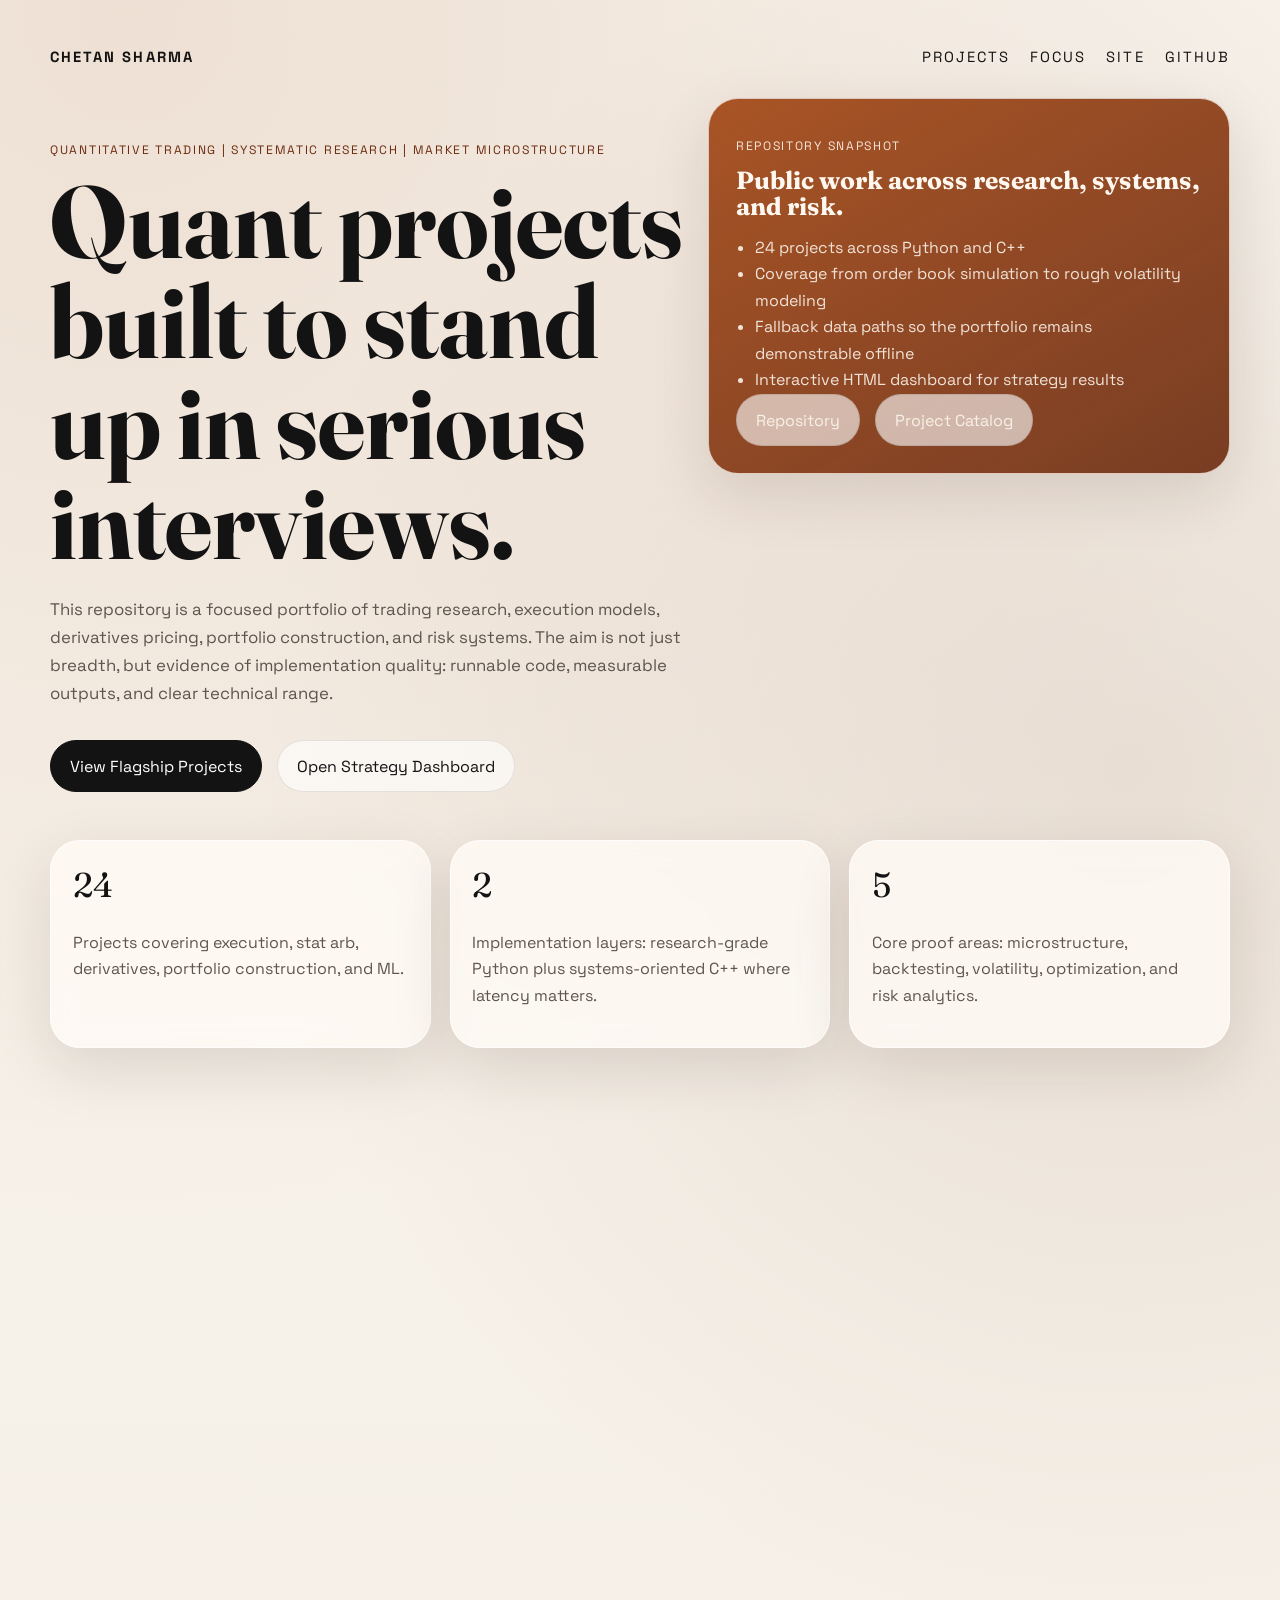
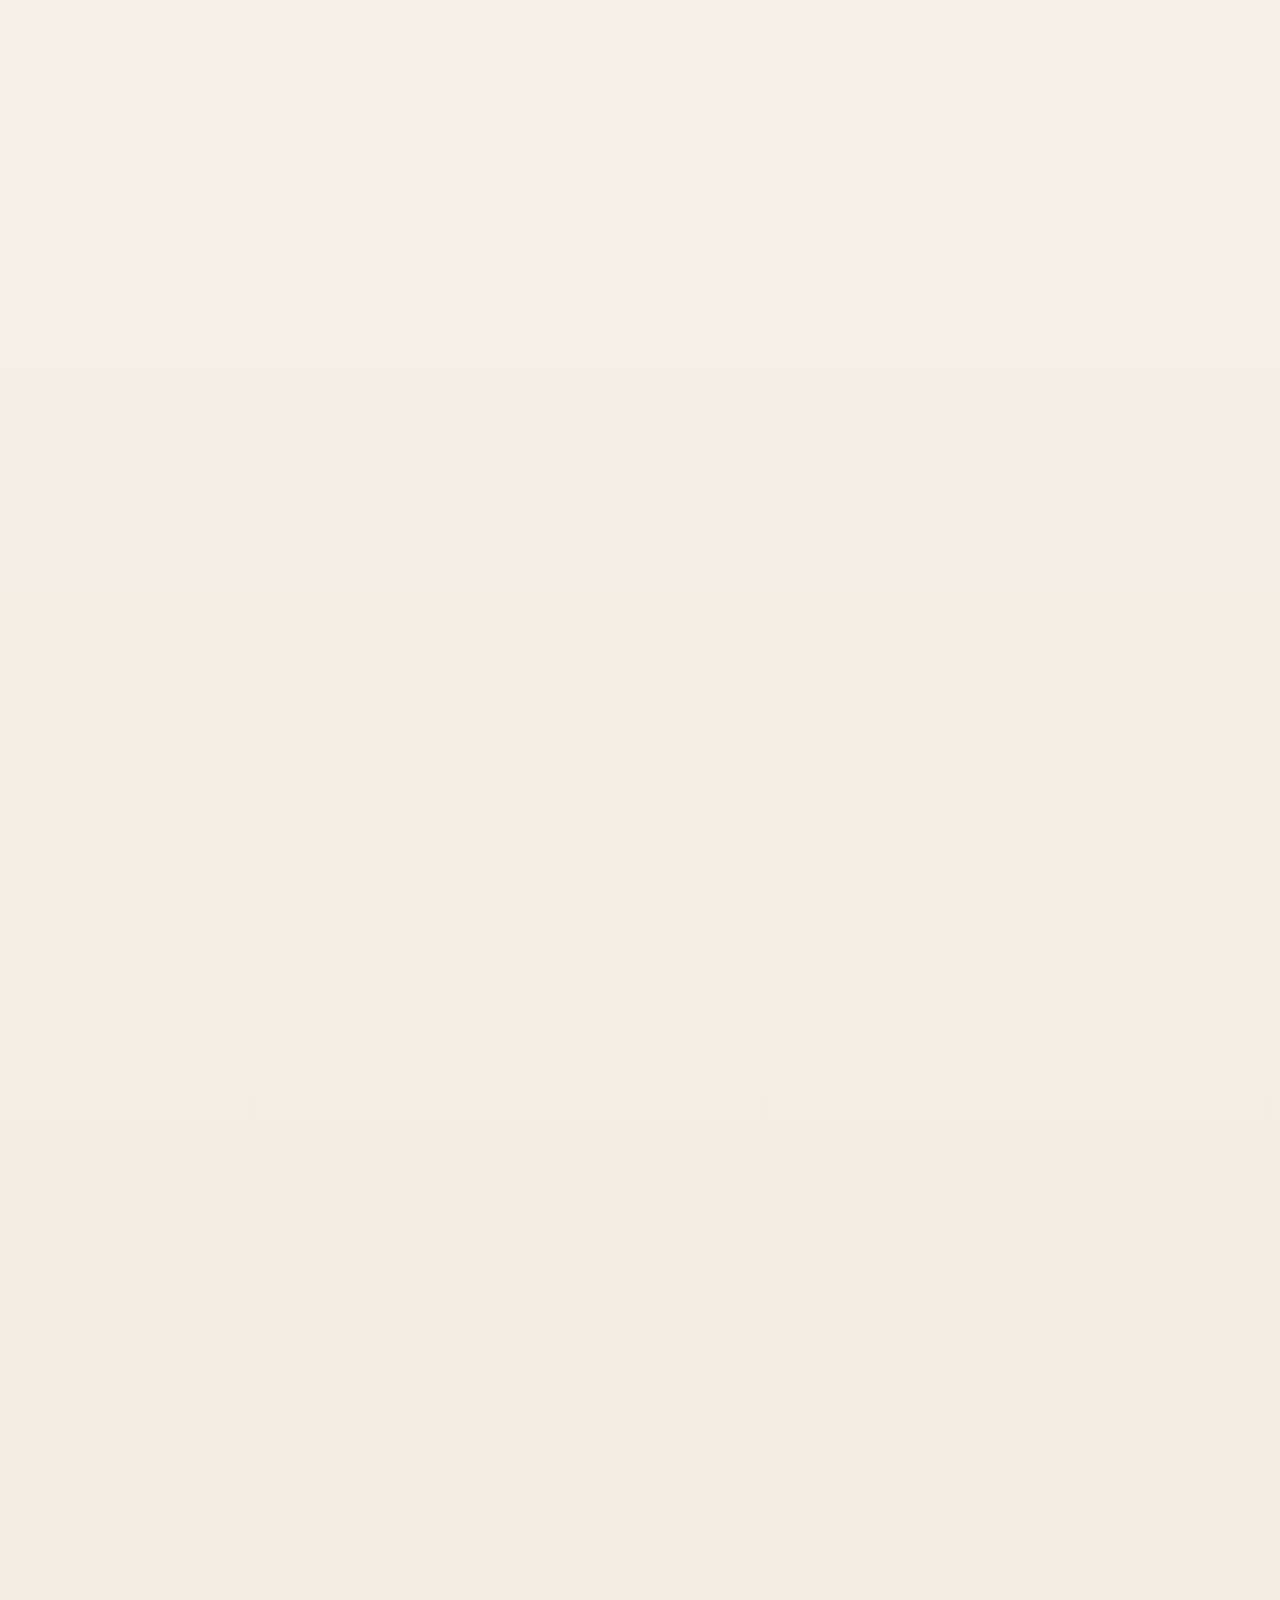
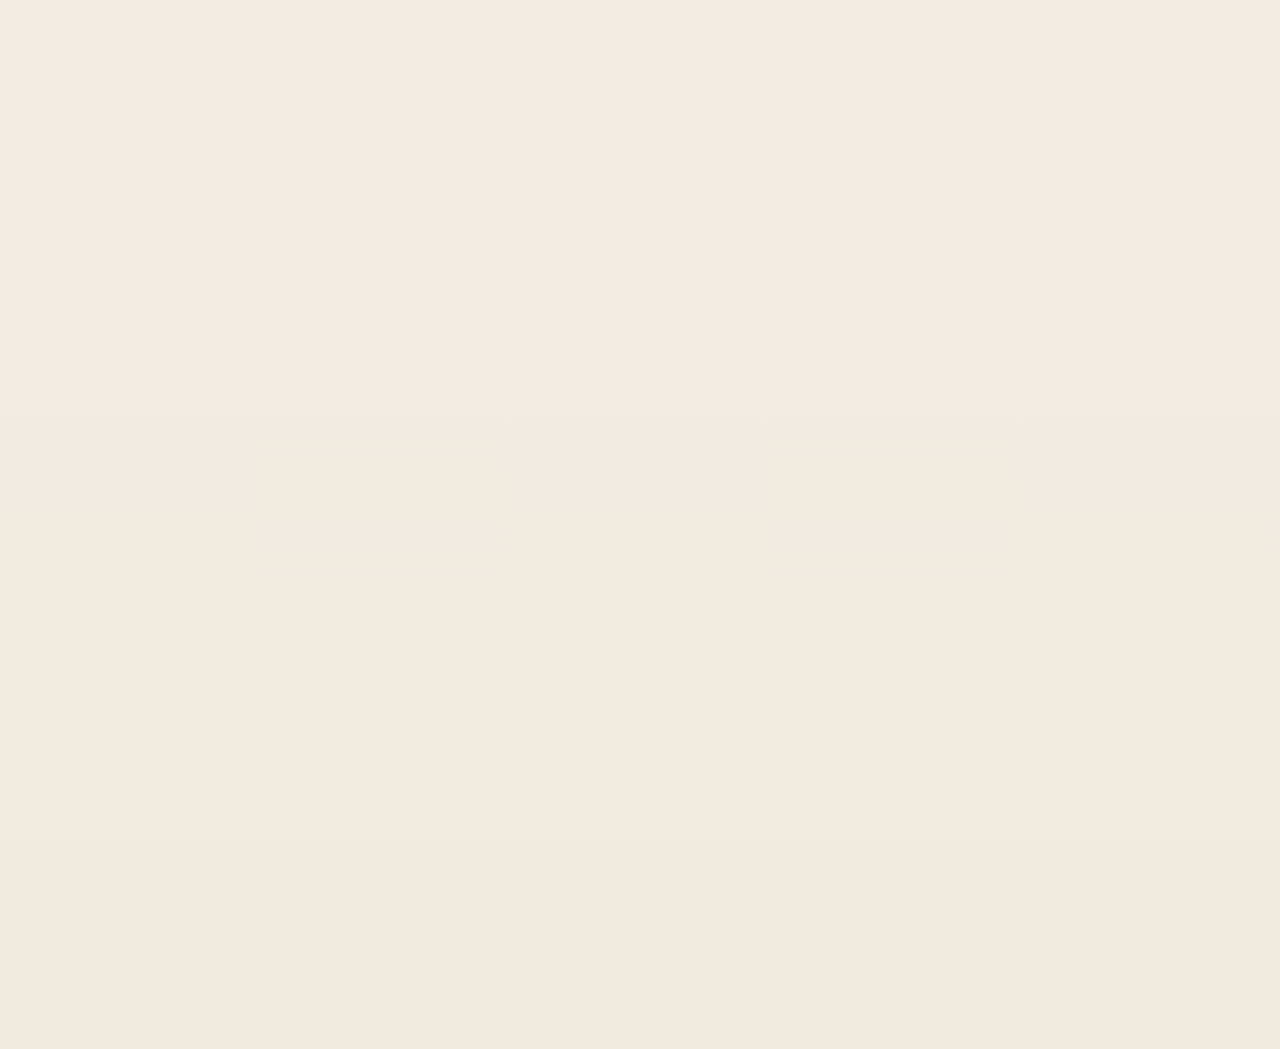
<file: index.html>
<!DOCTYPE html>
<html lang="en">
<head>
  <meta charset="utf-8">
  <meta name="viewport" content="width=device-width, initial-scale=1">
  <meta http-equiv="refresh" content="0; url=portfolio.html">
  <title>Chetan Sharma | Quant Trading Projects</title>
  <style>
    body {
      margin: 0;
      font-family: Arial, sans-serif;
      background: #f5f1e8;
      color: #1c1c1c;
      display: grid;
      min-height: 100vh;
      place-items: center;
    }
    main {
      max-width: 640px;
      padding: 2rem;
      text-align: center;
    }
    a {
      color: #8c2f1b;
    }
  </style>
</head>
<body>
  <main>
    <h1>Redirecting to the portfolio landing page...</h1>
    <p>If the redirect does not happen automatically, open <a href="portfolio.html">portfolio.html</a>.</p>
  </main>
</body>
</html>
</file>
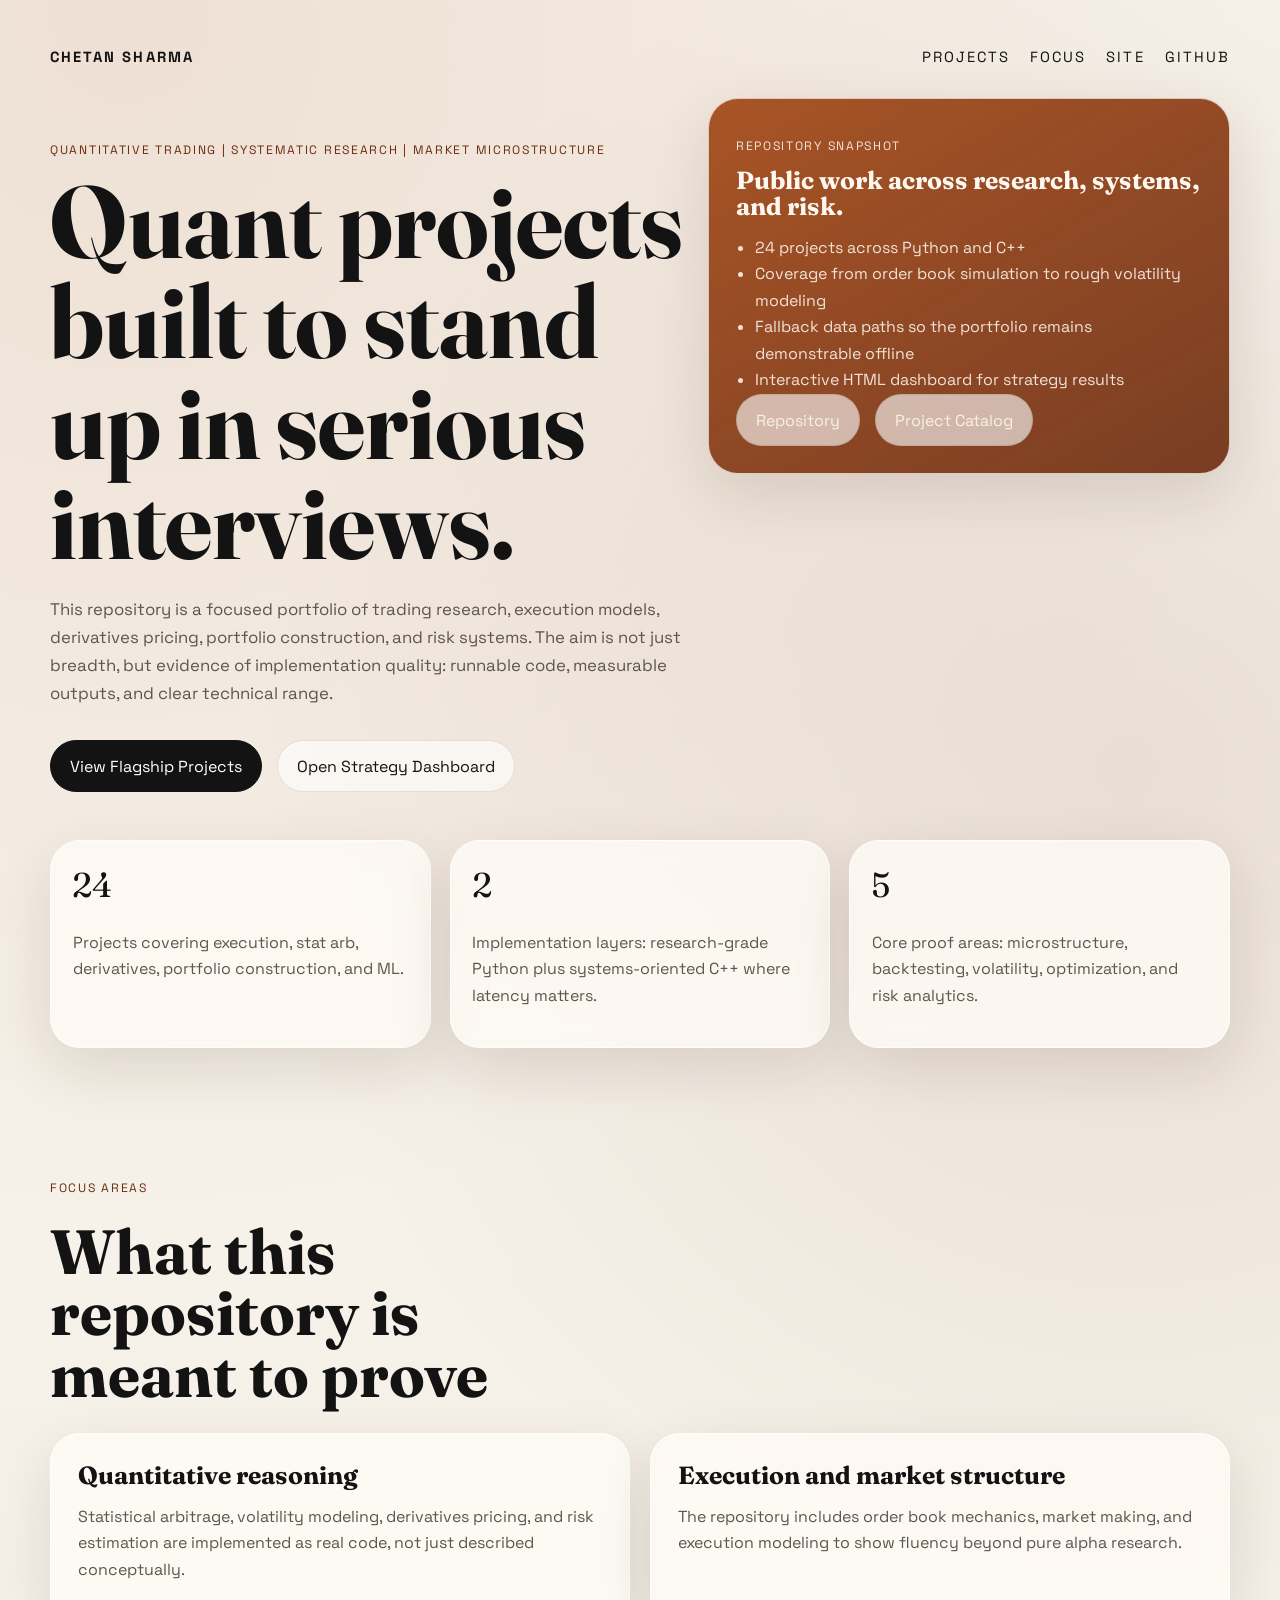
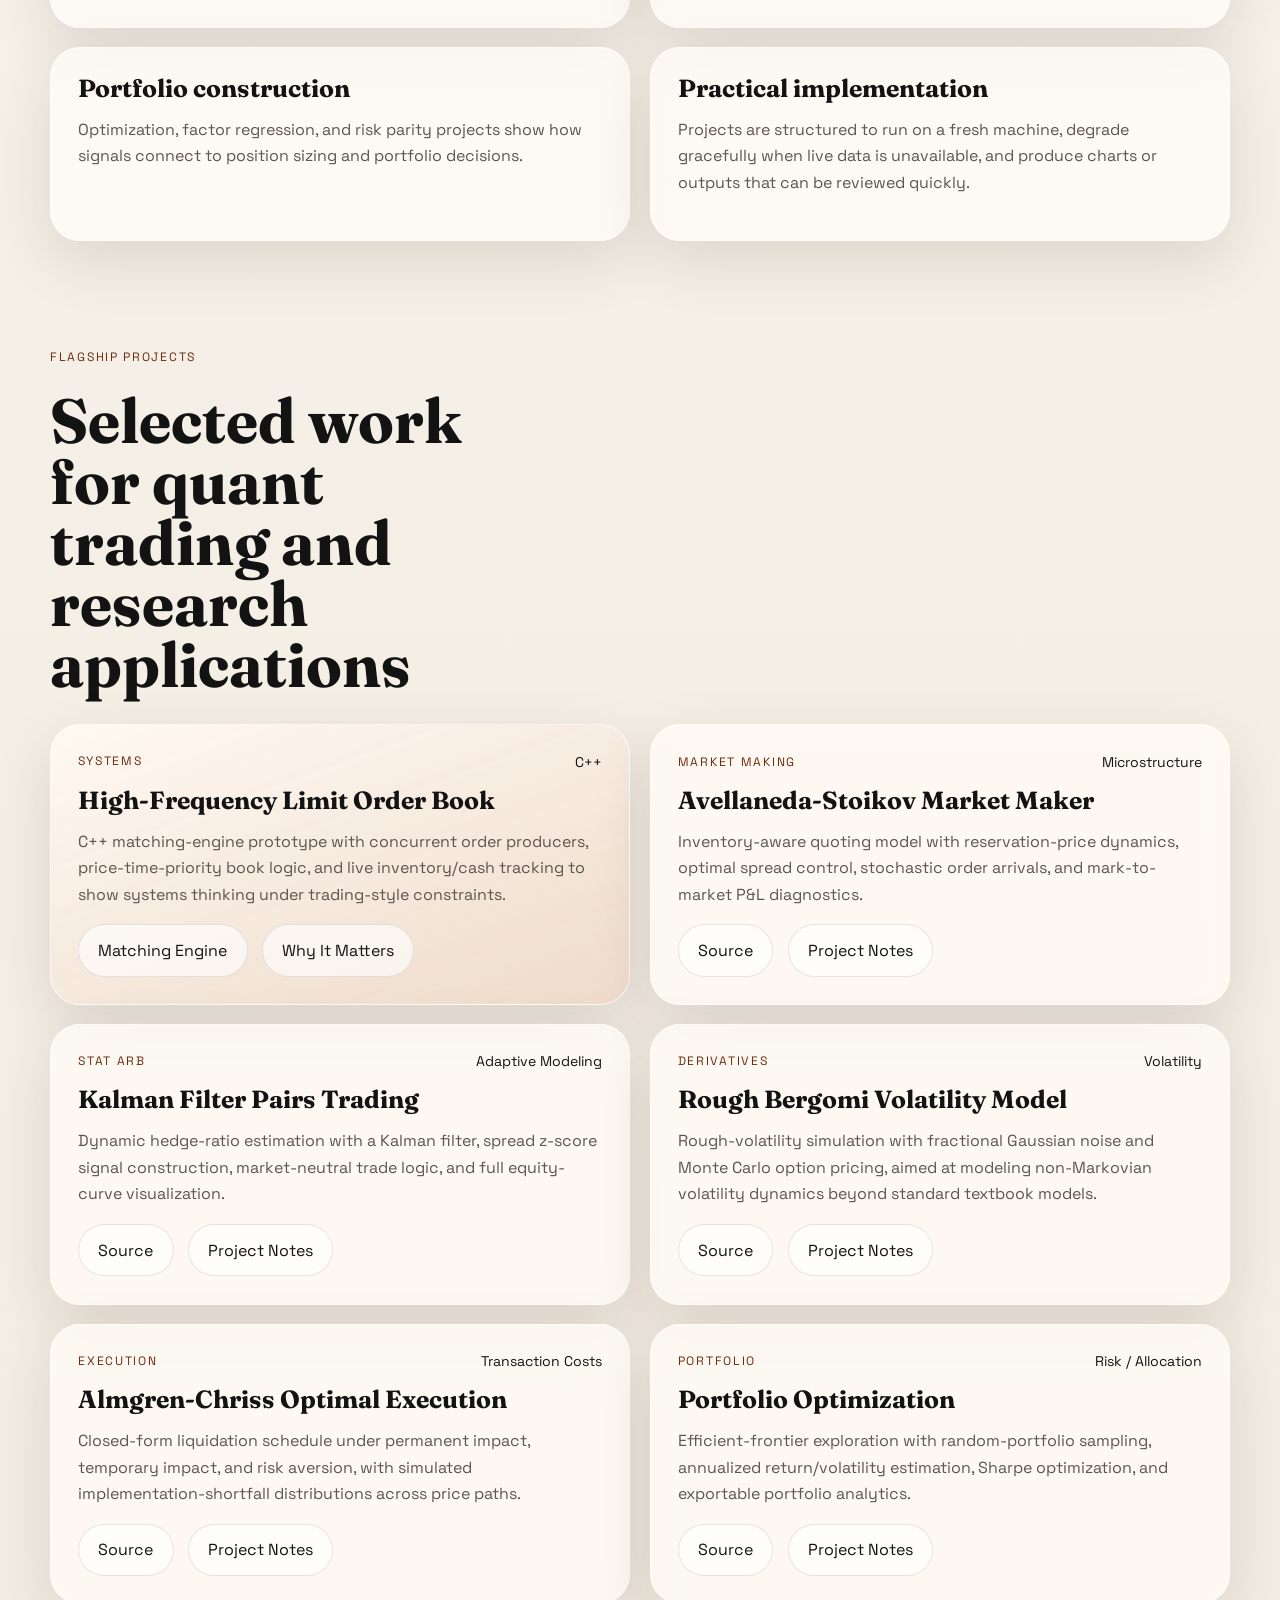
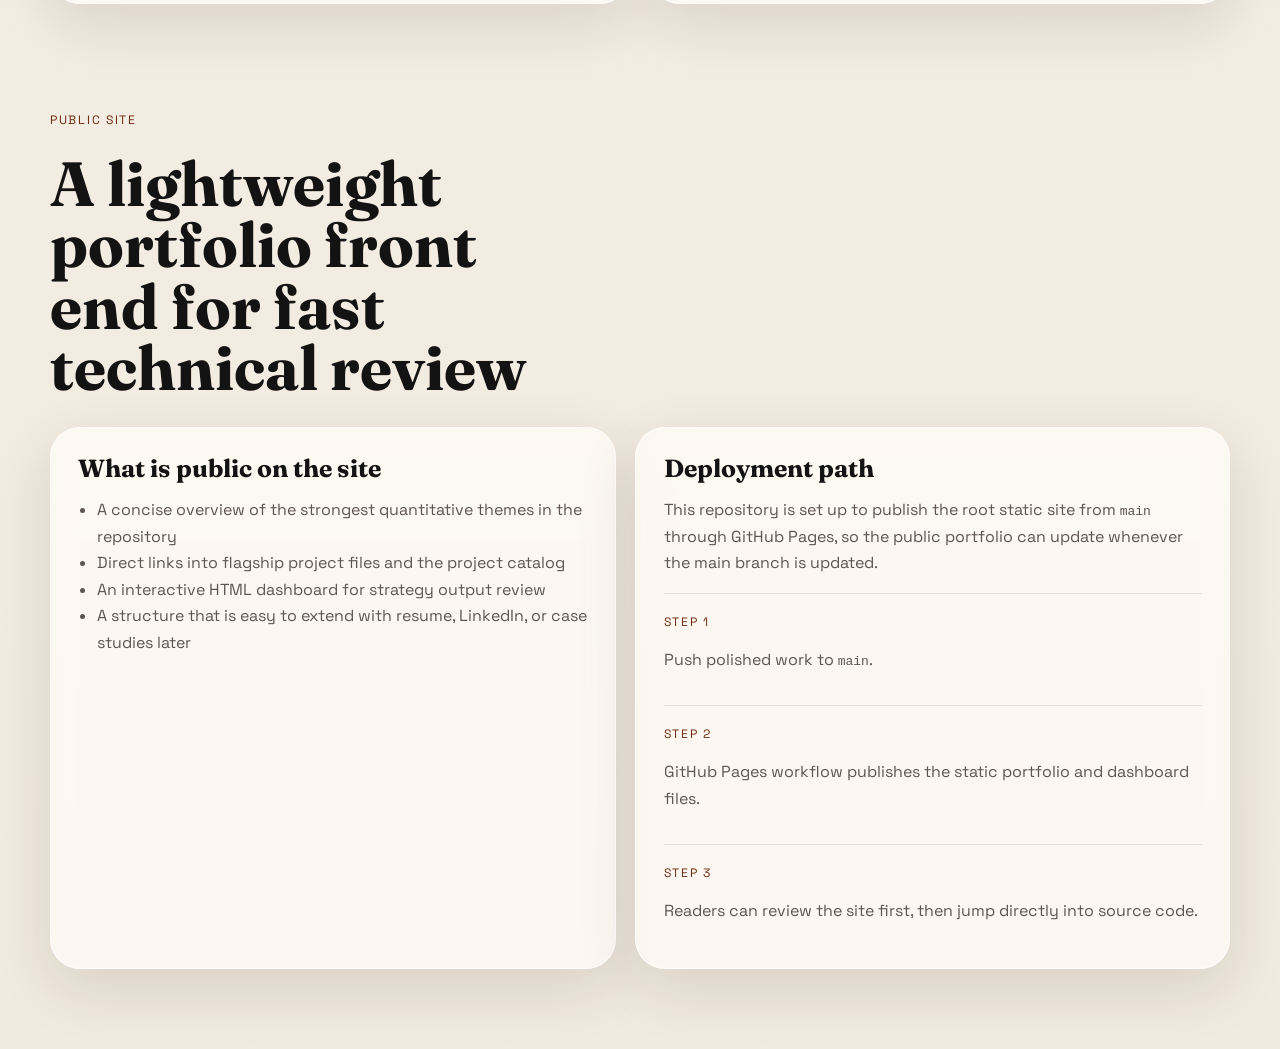
<file: portfolio.html>
<!DOCTYPE html>
<html lang="en">
<head>
  <meta charset="UTF-8">
  <meta name="viewport" content="width=device-width, initial-scale=1.0">
  <title>Chetan Sharma | Quant Trading Projects</title>
  <meta
    name="description"
    content="Quantitative trading, derivatives, market microstructure, and risk projects by Chetan Sharma."
  >
  <link rel="preconnect" href="https://fonts.googleapis.com">
  <link rel="preconnect" href="https://fonts.gstatic.com" crossorigin>
  <link
    href="https://fonts.googleapis.com/css2?family=Fraunces:opsz,wght@9..144,600;9..144,700&family=Space+Grotesk:wght@400;500;700&display=swap"
    rel="stylesheet"
  >
  <link rel="stylesheet" href="styles.css">
</head>
<body>
  <div class="page-shell">
    <header class="hero" id="top">
      <nav class="topbar">
        <a class="brand" href="#top">Chetan Sharma</a>
        <div class="nav-links">
          <a href="#projects">Projects</a>
          <a href="#focus">Focus</a>
          <a href="#site">Site</a>
          <a href="https://github.com/chetanoid/quant-trading-projects" target="_blank" rel="noreferrer">GitHub</a>
        </div>
      </nav>

      <div class="hero-grid">
        <div class="hero-copy">
          <p class="eyebrow">Quantitative trading | systematic research | market microstructure</p>
          <h1>Quant projects built to stand up in serious interviews.</h1>
          <p class="lede">
            This repository is a focused portfolio of trading research, execution models, derivatives
            pricing, portfolio construction, and risk systems. The aim is not just breadth, but
            evidence of implementation quality: runnable code, measurable outputs, and clear
            technical range.
          </p>
          <div class="hero-actions">
            <a class="button button-primary" href="#projects">View Flagship Projects</a>
            <a class="button button-secondary" href="dashboard.html">Open Strategy Dashboard</a>
          </div>
        </div>

        <aside class="hero-panel">
          <p class="eyebrow">Repository Snapshot</p>
          <h3>Public work across research, systems, and risk.</h3>
          <ul class="bullet-list">
            <li>24 projects across Python and C++</li>
            <li>Coverage from order book simulation to rough volatility modeling</li>
            <li>Fallback data paths so the portfolio remains demonstrable offline</li>
            <li>Interactive HTML dashboard for strategy results</li>
          </ul>
          <div class="site-links">
            <a href="https://github.com/chetanoid/quant-trading-projects" target="_blank" rel="noreferrer">Repository</a>
            <a href="https://github.com/chetanoid/quant-trading-projects/blob/main/PROJECT_CATALOG.md" target="_blank" rel="noreferrer">Project Catalog</a>
          </div>
        </aside>
      </div>

      <section class="stats-grid" aria-label="Portfolio highlights">
        <article class="stat-card">
          <span class="stat-value">24</span>
          <p>Projects covering execution, stat arb, derivatives, portfolio construction, and ML.</p>
        </article>
        <article class="stat-card">
          <span class="stat-value">2</span>
          <p>Implementation layers: research-grade Python plus systems-oriented C++ where latency matters.</p>
        </article>
        <article class="stat-card">
          <span class="stat-value">5</span>
          <p>Core proof areas: microstructure, backtesting, volatility, optimization, and risk analytics.</p>
        </article>
      </section>
    </header>

    <main>
      <section class="section" id="focus">
        <div class="section-heading">
          <p class="section-label">Focus Areas</p>
          <h2>What this repository is meant to prove</h2>
        </div>
        <div class="focus-grid">
          <article class="focus-card">
            <h3>Quantitative reasoning</h3>
            <p>
              Statistical arbitrage, volatility modeling, derivatives pricing, and risk estimation
              are implemented as real code, not just described conceptually.
            </p>
          </article>
          <article class="focus-card">
            <h3>Execution and market structure</h3>
            <p>
              The repository includes order book mechanics, market making, and execution modeling
              to show fluency beyond pure alpha research.
            </p>
          </article>
          <article class="focus-card">
            <h3>Portfolio construction</h3>
            <p>
              Optimization, factor regression, and risk parity projects show how signals connect to
              position sizing and portfolio decisions.
            </p>
          </article>
          <article class="focus-card">
            <h3>Practical implementation</h3>
            <p>
              Projects are structured to run on a fresh machine, degrade gracefully when live data
              is unavailable, and produce charts or outputs that can be reviewed quickly.
            </p>
          </article>
        </div>
      </section>

      <section class="section" id="projects">
        <div class="section-heading">
          <p class="section-label">Flagship Projects</p>
          <h2>Selected work for quant trading and research applications</h2>
        </div>
        <div class="project-grid">
          <article class="project-card featured">
            <div class="project-meta">
              <span class="tag">Systems</span>
              <span>C++</span>
            </div>
            <h3>High-Frequency Limit Order Book</h3>
            <p>
              C++ matching-engine prototype with concurrent order producers, price-time-priority book logic,
              and live inventory/cash tracking to show systems thinking under trading-style constraints.
            </p>
            <div class="project-links">
              <a href="https://github.com/chetanoid/quant-trading-projects/blob/main/high_frequency_limit_order_book.cpp" target="_blank" rel="noreferrer">Matching Engine</a>
              <a href="https://github.com/chetanoid/quant-trading-projects/blob/main/FLAGSHIP_PROJECTS.md" target="_blank" rel="noreferrer">Why It Matters</a>
            </div>
          </article>

          <article class="project-card">
            <div class="project-meta">
              <span class="tag">Market Making</span>
              <span>Microstructure</span>
            </div>
            <h3>Avellaneda-Stoikov Market Maker</h3>
            <p>
              Inventory-aware quoting model with reservation-price dynamics, optimal spread control,
              stochastic order arrivals, and mark-to-market P&amp;L diagnostics.
            </p>
            <div class="project-links">
              <a href="https://github.com/chetanoid/quant-trading-projects/blob/main/avellaneda_stoikov_market_maker.py" target="_blank" rel="noreferrer">Source</a>
              <a href="https://github.com/chetanoid/quant-trading-projects/blob/main/FLAGSHIP_PROJECTS.md" target="_blank" rel="noreferrer">Project Notes</a>
            </div>
          </article>

          <article class="project-card">
            <div class="project-meta">
              <span class="tag">Stat Arb</span>
              <span>Adaptive Modeling</span>
            </div>
            <h3>Kalman Filter Pairs Trading</h3>
            <p>
              Dynamic hedge-ratio estimation with a Kalman filter, spread z-score signal construction,
              market-neutral trade logic, and full equity-curve visualization.
            </p>
            <div class="project-links">
              <a href="https://github.com/chetanoid/quant-trading-projects/blob/main/kalman_pairs_trading.py" target="_blank" rel="noreferrer">Source</a>
              <a href="https://github.com/chetanoid/quant-trading-projects/blob/main/FLAGSHIP_PROJECTS.md" target="_blank" rel="noreferrer">Project Notes</a>
            </div>
          </article>

          <article class="project-card">
            <div class="project-meta">
              <span class="tag">Derivatives</span>
              <span>Volatility</span>
            </div>
            <h3>Rough Bergomi Volatility Model</h3>
            <p>
              Rough-volatility simulation with fractional Gaussian noise and Monte Carlo option pricing,
              aimed at modeling non-Markovian volatility dynamics beyond standard textbook models.
            </p>
            <div class="project-links">
              <a href="https://github.com/chetanoid/quant-trading-projects/blob/main/rough_bergomi_model.py" target="_blank" rel="noreferrer">Source</a>
              <a href="https://github.com/chetanoid/quant-trading-projects/blob/main/FLAGSHIP_PROJECTS.md" target="_blank" rel="noreferrer">Project Notes</a>
            </div>
          </article>

          <article class="project-card">
            <div class="project-meta">
              <span class="tag">Execution</span>
              <span>Transaction Costs</span>
            </div>
            <h3>Almgren-Chriss Optimal Execution</h3>
            <p>
              Closed-form liquidation schedule under permanent impact, temporary impact, and risk aversion,
              with simulated implementation-shortfall distributions across price paths.
            </p>
            <div class="project-links">
              <a href="https://github.com/chetanoid/quant-trading-projects/blob/main/optimal_execution_almgren_chriss.py" target="_blank" rel="noreferrer">Source</a>
              <a href="https://github.com/chetanoid/quant-trading-projects/blob/main/FLAGSHIP_PROJECTS.md" target="_blank" rel="noreferrer">Project Notes</a>
            </div>
          </article>

          <article class="project-card">
            <div class="project-meta">
              <span class="tag">Portfolio</span>
              <span>Risk / Allocation</span>
            </div>
            <h3>Portfolio Optimization</h3>
            <p>
              Efficient-frontier exploration with random-portfolio sampling, annualized return/volatility
              estimation, Sharpe optimization, and exportable portfolio analytics.
            </p>
            <div class="project-links">
              <a href="https://github.com/chetanoid/quant-trading-projects/blob/main/portfolio_optimization.py" target="_blank" rel="noreferrer">Source</a>
              <a href="https://github.com/chetanoid/quant-trading-projects/blob/main/FLAGSHIP_PROJECTS.md" target="_blank" rel="noreferrer">Project Notes</a>
            </div>
          </article>
        </div>
      </section>

      <section class="section" id="site">
        <div class="section-heading">
          <p class="section-label">Public Site</p>
          <h2>A lightweight portfolio front end for fast technical review</h2>
        </div>
        <div class="section-grid">
          <article class="contact-panel">
            <h3>What is public on the site</h3>
            <ul class="stack-list">
              <li>A concise overview of the strongest quantitative themes in the repository</li>
              <li>Direct links into flagship project files and the project catalog</li>
              <li>An interactive HTML dashboard for strategy output review</li>
              <li>A structure that is easy to extend with resume, LinkedIn, or case studies later</li>
            </ul>
          </article>
          <article class="contact-panel">
            <h3>Deployment path</h3>
            <p>
              This repository is set up to publish the root static site from <code>main</code> through
              GitHub Pages, so the public portfolio can update whenever the main branch is updated.
            </p>
            <div class="timeline">
              <div class="timeline-step">
                <span>Step 1</span>
                <p>Push polished work to <code>main</code>.</p>
              </div>
              <div class="timeline-step">
                <span>Step 2</span>
                <p>GitHub Pages workflow publishes the static portfolio and dashboard files.</p>
              </div>
              <div class="timeline-step">
                <span>Step 3</span>
                <p>Readers can review the site first, then jump directly into source code.</p>
              </div>
            </div>
          </article>
        </div>
      </section>
    </main>
  </div>

  <script src="script.js"></script>
</body>
</html>
</file>
<file: styles.css>
:root {
  --bg: #f3efe8;
  --surface: rgba(255, 251, 246, 0.78);
  --surface-strong: #fff9f2;
  --text: #131313;
  --muted: #5d564e;
  --line: rgba(19, 19, 19, 0.1);
  --accent: #a44b1a;
  --accent-deep: #6d2d11;
  --accent-soft: #ead3c0;
  --shadow: 0 20px 60px rgba(49, 28, 15, 0.12);
}

* {
  box-sizing: border-box;
}

html {
  scroll-behavior: smooth;
}

body {
  margin: 0;
  min-height: 100vh;
  font-family: "Space Grotesk", sans-serif;
  color: var(--text);
  background:
    radial-gradient(circle at 10% 0%, rgba(164, 75, 26, 0.12), transparent 28%),
    radial-gradient(circle at 88% 18%, rgba(109, 45, 17, 0.1), transparent 24%),
    linear-gradient(180deg, #f8f4ed 0%, #f1eadf 100%);
}

a {
  color: inherit;
  text-decoration: none;
}

.page-shell {
  width: min(1180px, calc(100% - 2rem));
  margin: 0 auto;
  padding: 1rem 0 4rem;
}

.hero {
  padding: 1rem 0 2.5rem;
}

.topbar {
  display: flex;
  justify-content: space-between;
  align-items: center;
  gap: 1rem;
  padding: 1rem 0 2rem;
}

.brand,
.nav-links a,
.eyebrow,
.section-label,
.tag,
.timeline-step span {
  text-transform: uppercase;
  letter-spacing: 0.14em;
}

.brand,
.nav-links a {
  font-size: 0.92rem;
}

.brand {
  font-weight: 700;
}

.nav-links {
  display: flex;
  flex-wrap: wrap;
  gap: 1.25rem;
}

.hero-grid,
.stats-grid,
.section-grid,
.focus-grid,
.project-grid,
.contact-grid {
  display: grid;
  gap: 1.2rem;
}

.hero-grid {
  grid-template-columns: 1.1fr 0.9fr;
  align-items: start;
}

.hero-copy {
  padding: 2rem 0 1rem;
}

.eyebrow,
.section-label,
.tag,
.timeline-step span {
  font-size: 0.76rem;
  color: var(--accent-deep);
}

h1,
h2,
h3 {
  margin: 0;
  font-family: "Fraunces", serif;
  line-height: 0.98;
}

h1 {
  margin-top: 0.8rem;
  font-size: clamp(3.4rem, 8vw, 6.5rem);
  max-width: 10ch;
}

h2 {
  margin-top: 0.45rem;
  font-size: clamp(2.1rem, 5vw, 3.9rem);
  max-width: 12ch;
}

h3 {
  font-size: 1.55rem;
  line-height: 1.05;
}

.lede,
.stat-card p,
.focus-card p,
.project-card p,
.contact-panel p,
.timeline-step p,
.stack-list li,
.bullet-list li {
  color: var(--muted);
  line-height: 1.66;
}

.lede {
  margin-top: 1.5rem;
  max-width: 60ch;
  font-size: 1.05rem;
}

.hero-actions,
.site-links,
.project-links {
  display: flex;
  flex-wrap: wrap;
  gap: 0.9rem;
}

.hero-actions {
  margin-top: 2rem;
}

.button,
.site-links a,
.project-links a {
  display: inline-flex;
  align-items: center;
  justify-content: center;
  padding: 0.92rem 1.2rem;
  border-radius: 999px;
  border: 1px solid var(--line);
  transition: transform 180ms ease, background 180ms ease, border-color 180ms ease;
}

.button:hover,
.button:focus-visible,
.site-links a:hover,
.site-links a:focus-visible,
.project-links a:hover,
.project-links a:focus-visible {
  transform: translateY(-2px);
}

.button-primary {
  background: var(--text);
  color: #fff;
  border-color: var(--text);
}

.button-secondary,
.site-links a,
.project-links a {
  background: rgba(255, 255, 255, 0.62);
}

.hero-panel,
.stat-card,
.focus-card,
.project-card,
.contact-panel {
  background: var(--surface);
  border: 1px solid rgba(255, 255, 255, 0.7);
  box-shadow: var(--shadow);
  backdrop-filter: blur(12px);
  border-radius: 30px;
}

.hero-panel,
.focus-card,
.project-card,
.contact-panel {
  padding: 1.7rem;
}

.hero-panel {
  background:
    linear-gradient(150deg, rgba(164, 75, 26, 0.95), rgba(109, 45, 17, 0.92)),
    var(--surface);
  color: #fff8f0;
}

.hero-panel p,
.hero-panel li,
.hero-panel a,
.hero-panel .tag {
  color: rgba(255, 248, 240, 0.88);
}

.stats-grid {
  grid-template-columns: repeat(3, minmax(0, 1fr));
  margin-top: 2rem;
}

.stat-card {
  padding: 1.35rem;
}

.stat-value {
  display: inline-block;
  margin-bottom: 0.5rem;
  font-family: "Fraunces", serif;
  font-size: 2.15rem;
}

.section {
  padding: 5rem 0 1rem;
}

.section-heading {
  display: grid;
  gap: 0.35rem;
  margin-bottom: 1.8rem;
}

.section-grid {
  grid-template-columns: 1fr 1.05fr;
}

.focus-grid,
.project-grid {
  grid-template-columns: repeat(2, minmax(0, 1fr));
}

.project-card.featured {
  background:
    linear-gradient(160deg, rgba(255, 249, 242, 0.94), rgba(234, 211, 192, 0.8)),
    var(--surface);
}

.project-meta {
  display: flex;
  justify-content: space-between;
  align-items: center;
  gap: 1rem;
  margin-bottom: 1rem;
  font-size: 0.88rem;
}

.bullet-list,
.stack-list {
  margin: 1rem 0 0;
  padding-left: 1.2rem;
}

.timeline {
  display: grid;
  gap: 1rem;
  margin-top: 1rem;
}

.timeline-step {
  border-top: 1px solid var(--line);
  padding-top: 1rem;
}

.contact-grid {
  grid-template-columns: repeat(2, minmax(0, 1fr));
}

.reveal {
  opacity: 0;
  transform: translateY(24px);
  transition: opacity 600ms ease, transform 600ms ease;
}

.reveal.is-visible {
  opacity: 1;
  transform: translateY(0);
}

@media (max-width: 980px) {
  .hero-grid,
  .section-grid,
  .stats-grid,
  .focus-grid,
  .project-grid,
  .contact-grid {
    grid-template-columns: 1fr;
  }
}

@media (max-width: 700px) {
  .page-shell {
    width: min(100% - 1.2rem, 1180px);
  }

  .topbar {
    flex-direction: column;
    align-items: flex-start;
  }

  h1 {
    max-width: 9ch;
  }
}
</file>
